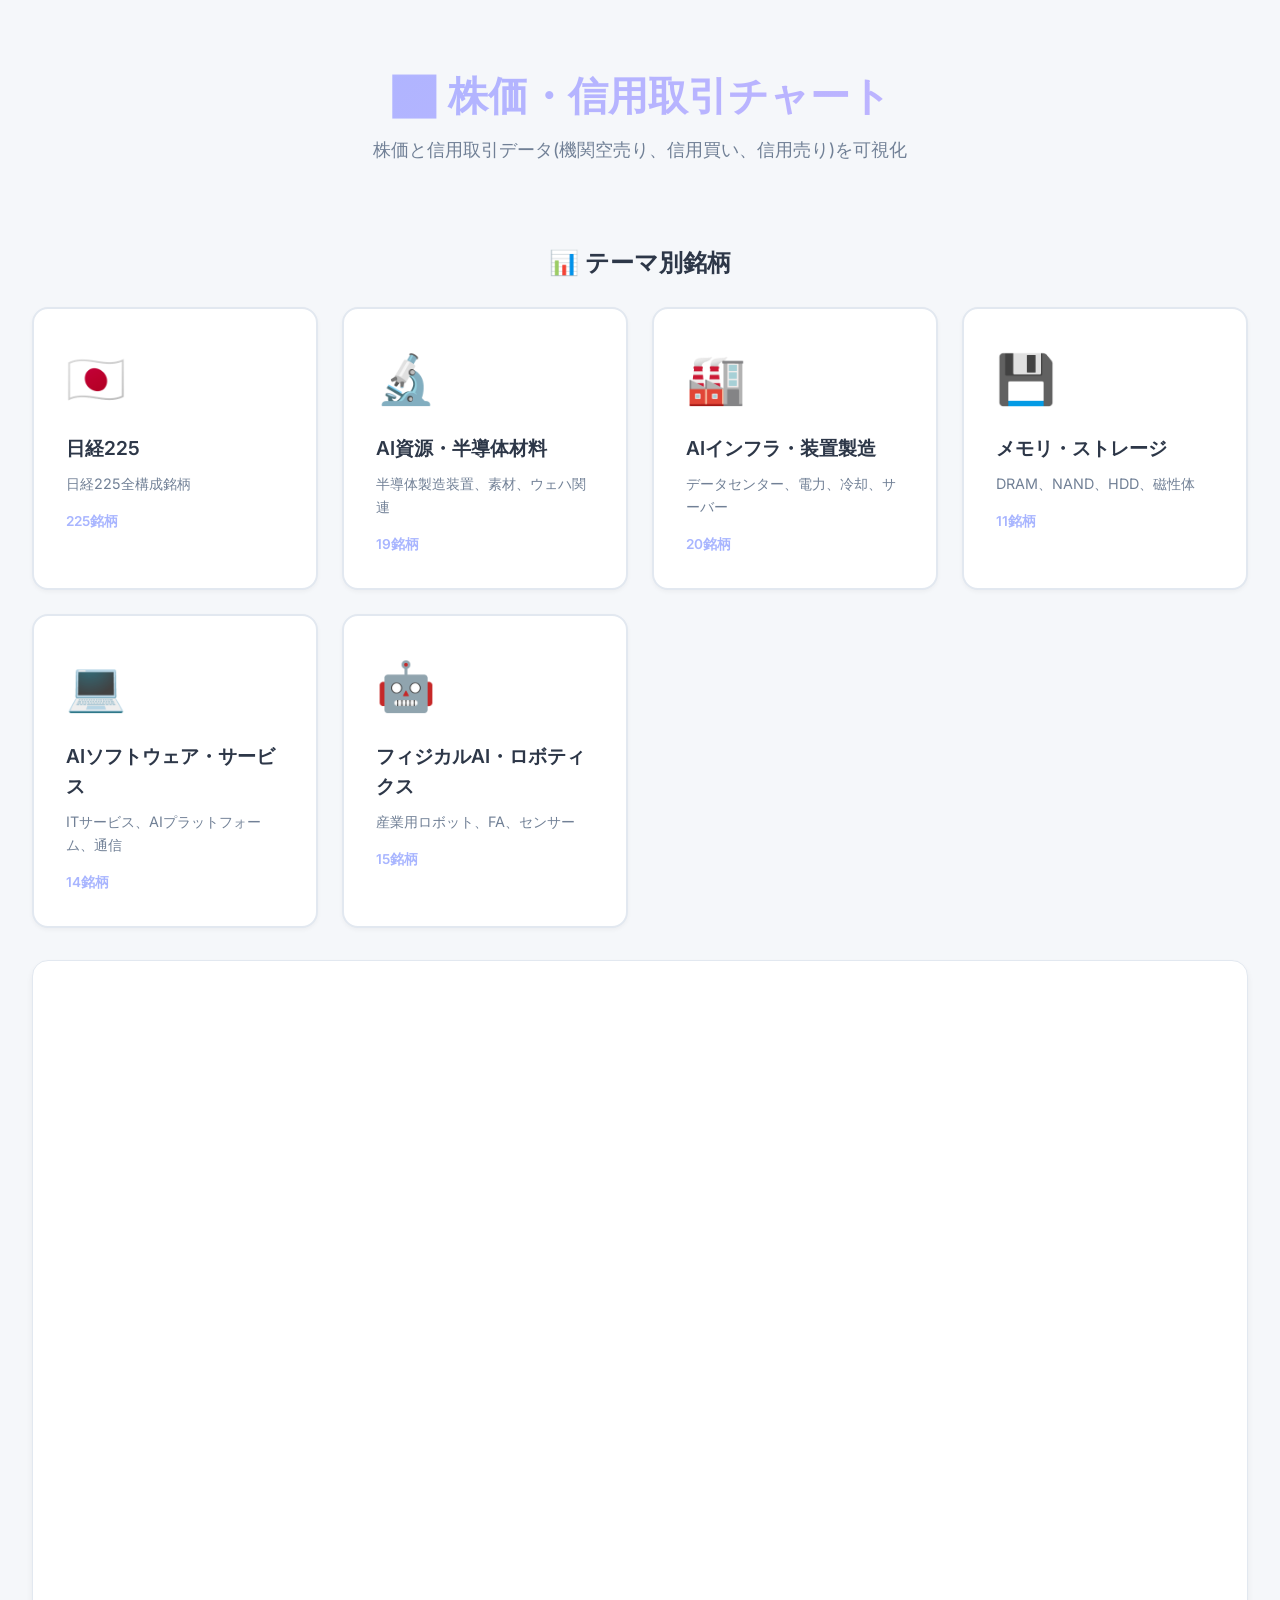
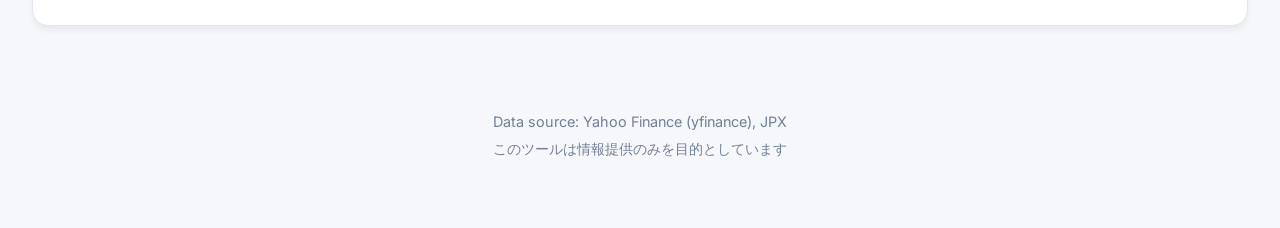
<file: index.html>
<!DOCTYPE html>
<html lang="ja">

<head>
    <meta charset="UTF-8">
    <meta name="viewport" content="width=device-width, initial-scale=1.0">
    <title>株価・信用取引チャート</title>
    <link rel="stylesheet" href="style.css">
    <link rel="preconnect" href="https://fonts.googleapis.com">
    <link rel="preconnect" href="https://fonts.gstatic.com" crossorigin>
    <link href="https://fonts.googleapis.com/css2?family=Inter:wght@400;500;600;700&display=swap" rel="stylesheet">
    <script src="https://cdn.plot.ly/plotly-2.27.0.min.js"></script>
</head>

<body>
    <div class="container">
        <header>
            <h1>📈 株価・信用取引チャート</h1>
            <p class="subtitle">株価と信用取引データ(機関空売り、信用買い、信用売り)を可視化</p>
        </header>

        <!-- テーマ選択セクション -->
        <div class="themes-section">
            <h2 class="section-title">📊 テーマ別銘柄</h2>
            <div id="themesGrid" class="themes-grid">
                <!-- テーマカードはJavaScriptで動的に生成 -->
            </div>
        </div>

        <!-- 銘柄一覧セクション -->
        <div id="stocksSection" class="stocks-section" style="display: none;">
            <div class="section-header">
                <h3 id="selectedThemeName"></h3>
                <button id="backToThemes" class="btn-secondary">← テーマ一覧に戻る</button>
            </div>
            <div id="stocksGrid" class="stocks-grid">
                <!-- 銘柄カードはJavaScriptで動的に生成 -->
            </div>
        </div>

        <div class="chart-container">
            <div class="stock-info" id="stockInfo" style="display: none;">
                <div class="info-item">
                    <span class="label">銘柄名:</span>
                    <span class="value" id="stockName">-</span>
                </div>
                <div class="info-item">
                    <span class="label">セクター:</span>
                    <span class="value" id="stockSector">-</span>
                </div>
                <div class="info-item">
                    <span class="label">期間:</span>
                    <span class="value" id="stockPeriod">-</span>
                </div>
            </div>

            <!-- 期間選択ボタン -->
            <div class="period-selector" style="display: none;">
                <button class="period-btn active" data-period="all">全期間</button>
                <button class="period-btn" data-period="1y">1年</button>
                <button class="period-btn" data-period="6m">6ヶ月</button>
                <button class="period-btn" data-period="3m">3ヶ月</button>
                <button class="period-btn" data-period="1m">1ヶ月</button>
            </div>

            <!-- チャートタイプ切り替えボタン -->
            <div class="chart-type-selector" style="display: none;">
                <button class="chart-type-btn active" data-chart-type="margin">株価・信用取引</button>
                <button class="chart-type-btn" data-chart-type="ma">株価・移動平均線・出来高</button>
            </div>

            <div id="chart"></div>
            <div id="loading" class="loading" style="display: none;">
                <div class="spinner"></div>
                <p>データを読み込み中...</p>
            </div>
            <div id="error" class="error" style="display: none;">
                <p>データの読み込みに失敗しました</p>
                <p class="error-detail" id="errorDetail"></p>
            </div>
        </div>

        <footer>
            <p>Data source: Yahoo Finance (yfinance), JPX</p>
            <p>このツールは情報提供のみを目的としています</p>
        </footer>
    </div>

    <script src="app.js"></script>
</body>

</html>
</file>
<file: style.css>
/* リセットとベーススタイル */
* {
    margin: 0;
    padding: 0;
    box-sizing: border-box;
}

:root {
    /* カラーパレット - パステルカラー */
    --bg-primary: #f5f7fa;
    --bg-secondary: #ffffff;
    --bg-tertiary: #f0f3f7;
    --accent-primary: #a8b5ff;
    --accent-secondary: #c5b3ff;
    --text-primary: #2d3748;
    --text-secondary: #718096;
    --border-color: #e2e8f0;
    --success: #81e6b8;
    --error: #ffa8a8;

    /* グラデーション - パステル */
    --gradient-primary: linear-gradient(135deg, #a8b5ff 0%, #c5b3ff 100%);
    --gradient-secondary: linear-gradient(135deg, #ffd4e5 0%, #c5b3ff 100%);

    /* シャドウ - 柔らかく */
    --shadow-sm: 0 2px 4px rgba(0, 0, 0, 0.04);
    --shadow-md: 0 4px 6px rgba(0, 0, 0, 0.06);
    --shadow-lg: 0 10px 15px rgba(0, 0, 0, 0.08);
    --shadow-glow: 0 0 20px rgba(168, 181, 255, 0.15);
}

body {
    font-family: 'Inter', -apple-system, BlinkMacSystemFont, 'Segoe UI', sans-serif;
    background: var(--bg-primary);
    color: var(--text-primary);
    line-height: 1.6;
    min-height: 100vh;
}

.container {
    max-width: 1400px;
    margin: 0 auto;
    padding: 2rem;
}

/* ヘッダー */
header {
    text-align: center;
    margin-bottom: 3rem;
    padding: 2rem 0;
}

header h1 {
    font-size: 2.5rem;
    font-weight: 700;
    background: var(--gradient-primary);
    -webkit-background-clip: text;
    -webkit-text-fill-color: transparent;
    background-clip: text;
    margin-bottom: 0.5rem;
    animation: fadeInDown 0.6s ease-out;
}

.subtitle {
    color: var(--text-secondary);
    font-size: 1.1rem;
    animation: fadeInUp 0.6s ease-out;
}

/* テーマセクション */
.themes-section {
    margin-bottom: 2rem;
}

.section-title {
    font-size: 1.5rem;
    font-weight: 600;
    color: var(--text-primary);
    margin-bottom: 1.5rem;
    text-align: center;
}

.themes-grid {
    display: grid;
    grid-template-columns: repeat(auto-fit, minmax(280px, 1fr));
    gap: 1.5rem;
    animation: fadeIn 0.8s ease-out;
}

.theme-card {
    background: var(--bg-secondary);
    border: 2px solid var(--border-color);
    border-radius: 16px;
    padding: 2rem;
    cursor: pointer;
    transition: all 0.3s ease;
    box-shadow: var(--shadow-sm);
}

.theme-card:hover {
    transform: translateY(-4px);
    box-shadow: var(--shadow-lg);
    border-color: var(--accent-primary);
}

.theme-card .icon {
    font-size: 3rem;
    margin-bottom: 1rem;
    display: block;
}

.theme-card .name {
    font-size: 1.2rem;
    font-weight: 600;
    color: var(--text-primary);
    margin-bottom: 0.5rem;
}

.theme-card .description {
    font-size: 0.9rem;
    color: var(--text-secondary);
    margin-bottom: 1rem;
}

.theme-card .count {
    font-size: 0.85rem;
    color: var(--accent-primary);
    font-weight: 600;
}

/* 銘柄一覧セクション */
.stocks-section {
    margin-bottom: 2rem;
    animation: fadeIn 0.6s ease-out;
}

.section-header {
    display: flex;
    justify-content: space-between;
    align-items: center;
    margin-bottom: 1.5rem;
    flex-wrap: wrap;
    gap: 1rem;
}

.section-header h3 {
    font-size: 1.3rem;
    font-weight: 600;
    color: var(--text-primary);
}

.btn-secondary {
    padding: 0.5rem 1.5rem;
    background: var(--bg-tertiary);
    border: 2px solid var(--border-color);
    border-radius: 8px;
    color: var(--text-primary);
    font-size: 0.9rem;
    font-weight: 600;
    cursor: pointer;
    transition: all 0.3s ease;
}

.btn-secondary:hover {
    background: var(--bg-secondary);
    border-color: var(--accent-primary);
}

.stocks-grid {
    display: grid;
    grid-template-columns: repeat(auto-fill, minmax(150px, 1fr));
    gap: 1rem;
}

.stock-card {
    background: var(--bg-secondary);
    border: 2px solid var(--border-color);
    border-radius: 12px;
    padding: 1rem;
    cursor: pointer;
    transition: all 0.3s ease;
    text-align: center;
    box-shadow: var(--shadow-sm);
}

.stock-card:hover {
    transform: translateY(-2px);
    box-shadow: var(--shadow-md);
    border-color: var(--accent-primary);
    background: linear-gradient(135deg, rgba(168, 181, 255, 0.05) 0%, rgba(197, 179, 255, 0.05) 100%);
}

.stock-card .code {
    font-size: 1.1rem;
    font-weight: 700;
    color: var(--accent-primary);
    margin-bottom: 0.25rem;
}

.stock-card .name {
    font-size: 0.85rem;
    color: var(--text-secondary);
}

/* コントロール */
.controls {
    background: var(--bg-secondary);
    border: 1px solid var(--border-color);
    border-radius: 16px;
    padding: 2rem;
    margin-bottom: 2rem;
    box-shadow: var(--shadow-md);
    animation: fadeIn 0.8s ease-out;
}

.input-group {
    display: flex;
    gap: 1rem;
    align-items: center;
    flex-wrap: wrap;
    margin-bottom: 1.5rem;
}

.input-group label {
    font-weight: 600;
    color: var(--text-secondary);
    font-size: 0.9rem;
    text-transform: uppercase;
    letter-spacing: 0.05em;
}

.input-group input {
    flex: 1;
    min-width: 200px;
    padding: 0.75rem 1rem;
    background: var(--bg-tertiary);
    border: 2px solid var(--border-color);
    border-radius: 8px;
    color: var(--text-primary);
    font-size: 1rem;
    transition: all 0.3s ease;
}

.input-group input:focus {
    outline: none;
    border-color: var(--accent-primary);
    box-shadow: var(--shadow-glow);
}

.btn-primary {
    padding: 0.75rem 2rem;
    background: var(--gradient-primary);
    border: none;
    border-radius: 8px;
    color: var(--text-primary);
    font-size: 1rem;
    font-weight: 600;
    cursor: pointer;
    transition: all 0.3s ease;
    box-shadow: var(--shadow-md);
}

.btn-primary:hover {
    transform: translateY(-2px);
    box-shadow: var(--shadow-lg), var(--shadow-glow);
}

.btn-primary:active {
    transform: translateY(0);
}

/* 銘柄情報 */
.stock-info {
    display: grid;
    grid-template-columns: repeat(auto-fit, minmax(200px, 1fr));
    gap: 1rem;
    padding: 1.5rem;
    background: var(--bg-tertiary);
    border-radius: 12px;
    border: 1px solid var(--border-color);
}

.info-item {
    display: flex;
    flex-direction: column;
    gap: 0.25rem;
}

.info-item .label {
    font-size: 0.85rem;
    color: var(--text-secondary);
    text-transform: uppercase;
    letter-spacing: 0.05em;
}

.info-item .value {
    font-size: 1.1rem;
    font-weight: 600;
    color: var(--text-primary);
}

/* チャートコンテナ */
.chart-container {
    background: var(--bg-secondary);
    border: 1px solid var(--border-color);
    border-radius: 16px;
    padding: 2rem;
    min-height: 600px;
    box-shadow: var(--shadow-md);
    position: relative;
    animation: fadeIn 1s ease-out;
}

#chart {
    width: 100%;
    height: 600px;
}

/* ローディング */
.loading {
    position: absolute;
    top: 50%;
    left: 50%;
    transform: translate(-50%, -50%);
    text-align: center;
}

.spinner {
    width: 50px;
    height: 50px;
    margin: 0 auto 1rem;
    border: 4px solid var(--border-color);
    border-top: 4px solid var(--accent-primary);
    border-radius: 50%;
    animation: spin 1s linear infinite;
}

@keyframes spin {
    0% {
        transform: rotate(0deg);
    }

    100% {
        transform: rotate(360deg);
    }
}

/* エラー */
.error {
    position: absolute;
    top: 50%;
    left: 50%;
    transform: translate(-50%, -50%);
    text-align: center;
    color: var(--error);
}

.error-detail {
    font-size: 0.9rem;
    color: var(--text-secondary);
    margin-top: 0.5rem;
}

/* フッター */
footer {
    text-align: center;
    margin-top: 3rem;
    padding: 2rem 0;
    color: var(--text-secondary);
    font-size: 0.9rem;
}

footer p {
    margin: 0.25rem 0;
}

/* アニメーション */
@keyframes fadeIn {
    from {
        opacity: 0;
    }

    to {
        opacity: 1;
    }
}

@keyframes fadeInDown {
    from {
        opacity: 0;
        transform: translateY(-20px);
    }

    to {
        opacity: 1;
        transform: translateY(0);
    }
}

@keyframes fadeInUp {
    from {
        opacity: 0;
        transform: translateY(20px);
    }

    to {
        opacity: 1;
        transform: translateY(0);
    }
}

/* レスポンシブ */
@media (max-width: 768px) {
    .container {
        padding: 1rem;
    }

    header {
        margin-bottom: 1.5rem;
        padding: 1rem 0;
    }

    header h1 {
        font-size: 1.5rem;
    }

    header .subtitle {
        font-size: 0.875rem;
    }

    /* テーマセクション - モバイル */
    .section-title {
        font-size: 1.2rem;
    }

    .themes-grid {
        grid-template-columns: 1fr;
        gap: 1rem;
    }

    .theme-card {
        padding: 1.5rem;
    }

    .theme-card .icon {
        font-size: 2.5rem;
    }

    .theme-card .name {
        font-size: 1.1rem;
    }

    /* 銘柄一覧 - モバイル */
    .section-header {
        flex-direction: column;
        align-items: stretch;
    }

    .section-header h3 {
        font-size: 1.1rem;
    }

    .btn-secondary {
        width: 100%;
    }

    .stocks-grid {
        grid-template-columns: repeat(auto-fill, minmax(120px, 1fr));
        gap: 0.75rem;
    }

    .stock-card {
        padding: 0.75rem;
    }

    .stock-card .code {
        font-size: 1rem;
    }

    .stock-card .name {
        font-size: 0.75rem;
    }

    .controls {
        gap: 1rem;
    }

    .input-group {
        flex-direction: column;
        align-items: stretch;
        gap: 0.75rem;
    }

    .input-group input,
    .btn-primary {
        width: 100%;
        font-size: 1rem;
        padding: 0.75rem 1rem;
    }

    .stock-info {
        grid-template-columns: 1fr;
        gap: 0.75rem;
        padding: 1rem;
        font-size: 0.875rem;
    }

    .chart-container {
        padding: 0.5rem;
        margin-top: 1rem;
    }

    #chart {
        height: 400px !important;
        min-height: 400px;
    }

    /* Plotlyチャートの調整 */
    .js-plotly-plot .plotly {
        width: 100% !important;
    }

    .js-plotly-plot .plotly .main-svg {
        width: 100% !important;
    }

    footer {
        padding: 1.5rem 0;
        font-size: 0.75rem;
    }
}

/* 期間選択ボタン */
.period-selector {
    display: flex;
    gap: 0.5rem;
    margin: 1.5rem 0;
    flex-wrap: wrap;
    justify-content: center;
}

.period-btn {
    padding: 0.5rem 1.25rem;
    background: var(--bg-tertiary);
    border: 2px solid var(--border-color);
    border-radius: 8px;
    color: var(--text-primary);
    font-size: 0.9rem;
    font-weight: 600;
    cursor: pointer;
    transition: all 0.3s ease;
}

.period-btn:hover {
    background: var(--bg-secondary);
    border-color: var(--accent-primary);
    transform: translateY(-2px);
}

.period-btn.active {
    background: var(--gradient-primary);
    border-color: var(--accent-primary);
    box-shadow: var(--shadow-glow);
}

/* チャートタイプ切り替えボタン */
.chart-type-selector {
    display: flex;
    gap: 0.75rem;
    margin: 1rem 0;
    flex-wrap: wrap;
    justify-content: center;
}

.chart-type-btn {
    padding: 0.6rem 1.5rem;
    background: var(--bg-tertiary);
    border: 2px solid var(--border-color);
    border-radius: 10px;
    color: var(--text-primary);
    font-size: 0.95rem;
    font-weight: 600;
    cursor: pointer;
    transition: all 0.3s ease;
}

.chart-type-btn:hover {
    background: var(--bg-secondary);
    border-color: var(--accent-secondary);
    transform: translateY(-2px);
}

.chart-type-btn.active {
    background: var(--gradient-secondary);
    border-color: var(--accent-secondary);
    box-shadow: var(--shadow-glow);
}

@media (max-width: 768px) {
    .chart-type-selector {
        gap: 0.5rem;
    }

    .chart-type-btn {
        padding: 0.5rem 1.2rem;
        font-size: 0.85rem;
    }
}
</file>
